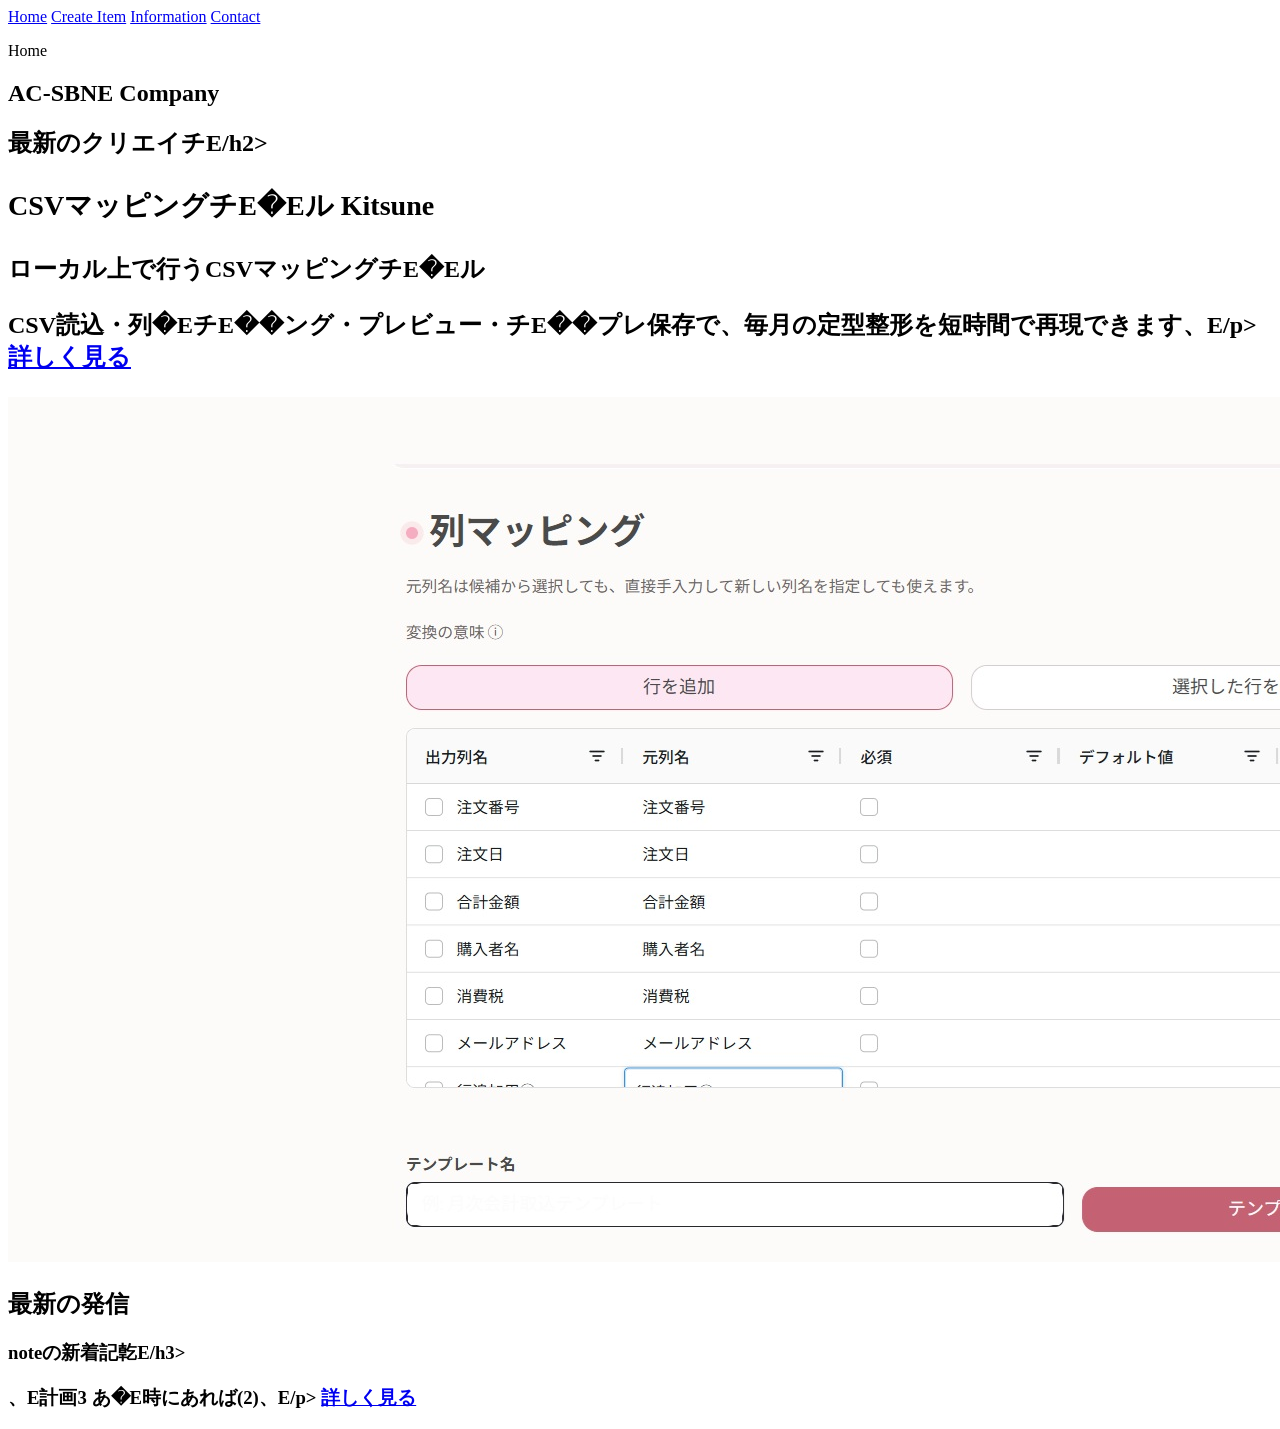
<file: index.html>
<!doctype html>
<html lang="ja">
  <head>
    <meta charset="utf-8" />
    <meta name="viewport" content="width=device-width, initial-scale=1" />
    <title>kitsune-lp | Home</title>
    <meta name="description" content="Home: 最新販売プロダクトと最新note投稿を掲載、E />
    <link rel="stylesheet" href="./styles.css" />
    <script src="./note-feed.js" defer></script>
  </head>
  <body>
    <header class="site-header">
      <div class="container nav-wrap">
        <span class="brand-placeholder" aria-hidden="true"></span>
        <nav class="site-nav" aria-label="メインナビゲーション">
          <a class="active" href="./index.html">Home</a>
          <a href="./Create%20Item/">Create Item</a>
          <a href="./Information/">Information</a>
          <a href="./Contact/">Contact</a>
        </nav>
      </div>
    </header>

    <main>
      <section class="section hero">
        <div class="container">
          <p class="eyebrow">Home</p>
          <h1>AC-SBNE Company</h1>
        </div>
      </section>

      <section class="section alt">
        <div class="container">
          <h2>最新のクリエイチE/h2>
          <div class="grid grid-3 compact-grid">
            <article class="card feature-card">
              <div class="feature-body">
                <h3>CSVマッピングチE�Eル Kitsune</h3>
                <p>ローカル上で行うCSVマッピングチE�Eル</p>
                <p class="summary">CSV読込・列�EチE��ング・プレビュー・チE��プレ保存で、毎月の定型整形を短時間で再現できます、E/p>
                <a class="btn btn-primary" href="https://ac-sbne.github.io/kitsune-lp/kitsune-newlp/" target="_blank" rel="noopener noreferrer">詳しく見る</a>
              </div>
              <img class="feature-image" src="./kitsune-newlp/images/screen-mapping.png" alt="CSVマッピングチE�Eル Kitsune のアイキャチE��" />
            </article>
          </div>
        </div>
      </section>

      <section class="section">
        <div class="container">
          <h2>最新の発信</h2>
          <div class="grid grid-3 compact-grid">
            <article class="card feature-card">
              <div class="feature-body">
                <h3>noteの新着記亁E/h3>
                <p id="home-latest-note-title">、E計画3 あ�E時にあれば(2)、E/p>
                <a id="home-latest-note-link" class="btn btn-primary" href="https://note.com/ac_sbne/n/n0c7f6ee26bd1" target="_blank" rel="noopener noreferrer">詳しく見る</a>
              </div>
              <img id="home-latest-note-image" class="feature-image" src="https://assets.st-note.com/production/uploads/images/269517258/rectangle_large_type_2_f4522e973b1eea813cc044dd5edf20a1.png?fit=bounds&quality=85&width=1280" alt="note記事�EアイキャチE��画僁E />
            </article>
          </div>
        </div>
      </section>
    </main>
  </body>
</html>
</file>
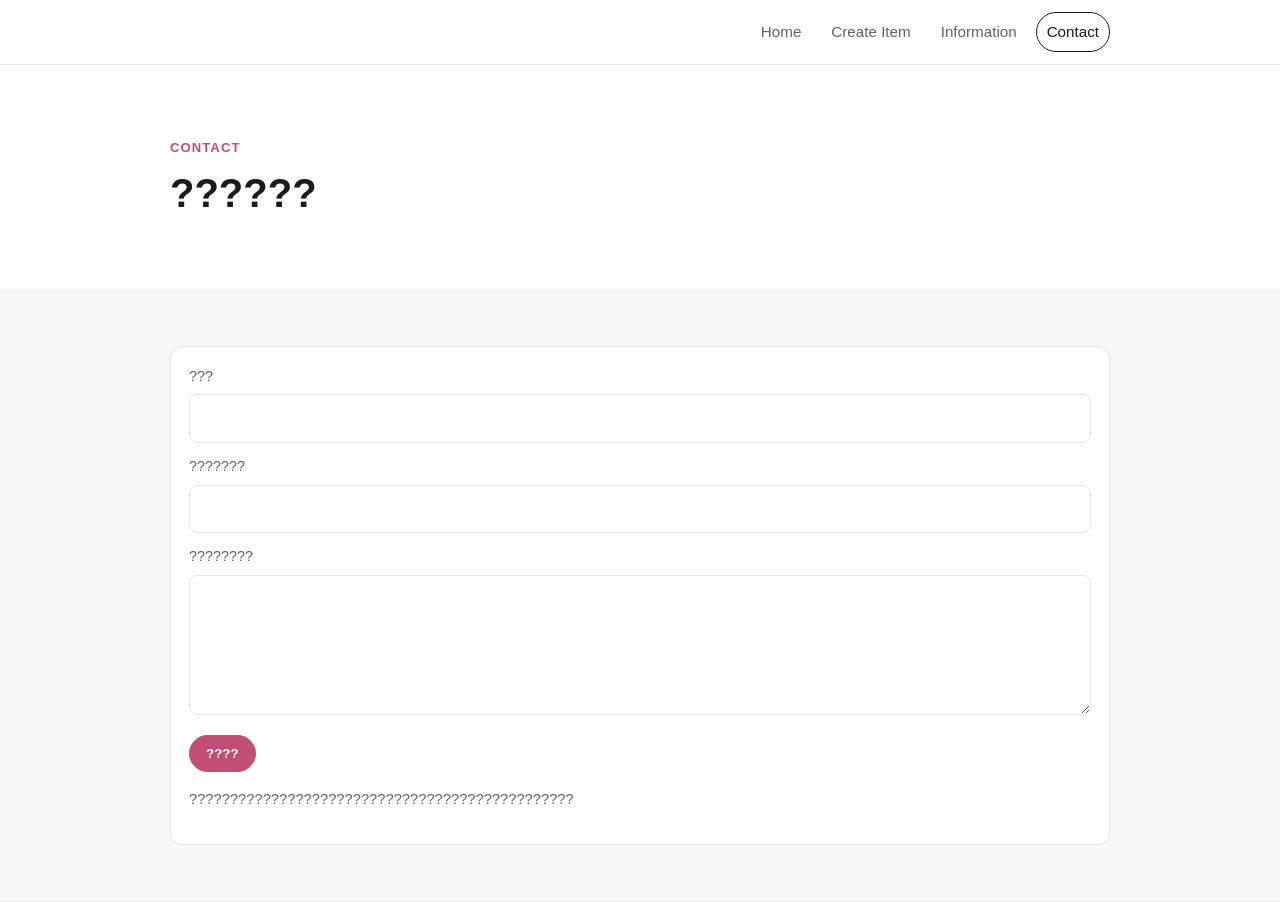
<file: Contact/index.html>
<!doctype html>
<html lang="ja">
  <head>
    <meta charset="utf-8" />
    <meta name="viewport" content="width=device-width, initial-scale=1" />
    <title>Contact</title>
    <meta name="description" content="Contact: Gmail??????????????" />
    <link rel="stylesheet" href="../styles.css" />
  </head>
  <body>
    <header class="site-header">
      <div class="container nav-wrap">
        <span class="brand-placeholder" aria-hidden="true"></span>
        <nav class="site-nav" aria-label="??????????">
          <a href="../">Home</a>
          <a href="../Create%20Item/">Create Item</a>
          <a href="../Information/">Information</a>
          <a class="active" href="./">Contact</a>
        </nav>
      </div>
    </header>

    <main>
      <section class="section hero">
        <div class="container">
          <p class="eyebrow">Contact</p>
          <h1>??????</h1>
        </div>
      </section>

      <section class="section alt">
        <div class="container">
          <div class="form-wrap">
            <form id="contact-form" action="https://formsubmit.co/acsbne.company@gmail.com" method="post">
              <input type="hidden" name="_subject" value="kitsune-lp Contact" />
              <input type="hidden" name="_captcha" value="true" />
              <input type="hidden" name="_template" value="table" />
              <label for="name">???</label>
              <input id="name" name="name" type="text" required />

              <label for="email">???????</label>
              <input id="email" name="email" type="email" required />

              <label for="message">????????</label>
              <textarea id="message" name="message" required></textarea>

              <button class="btn btn-primary" type="submit">????</button>
            </form>
            <p id="contact-status" class="note" aria-live="polite"></p>
            <p class="note">???????????????????????????????????????????????</p>
          </div>
        </div>
      </section>
    </main>
    <script>
      const contactForm = document.getElementById("contact-form");
      const statusText = document.getElementById("contact-status");
      contactForm.addEventListener("submit", async (event) => {
        event.preventDefault();
        statusText.textContent = "?????...";
        const formData = new FormData(contactForm);
        try {
          const response = await fetch("https://formsubmit.co/ajax/acsbne.company@gmail.com", {
            method: "POST",
            body: formData,
            headers: { Accept: "application/json" },
          });
          if (!response.ok) throw new Error("send_failed");
          statusText.textContent = "?????????????????????????";
          contactForm.reset();
        } catch (error) {
          statusText.textContent = "??????????????????????????";
        }
      });
    </script>
  </body>
</html>
</file>
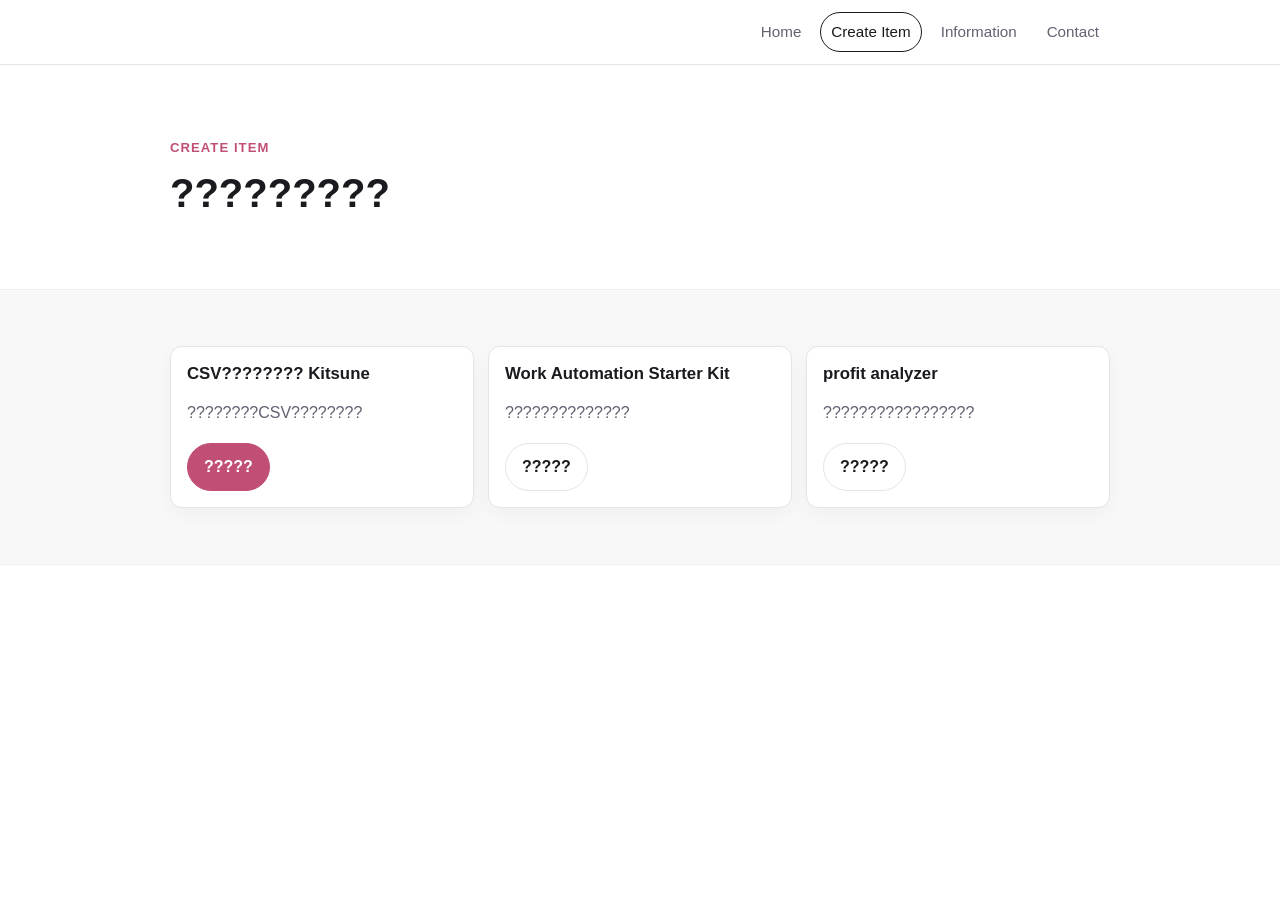
<file: Create Item/index.html>
<!doctype html>
<html lang="ja">
  <head>
    <meta charset="utf-8" />
    <meta name="viewport" content="width=device-width, initial-scale=1" />
    <title>Create Item</title>
    <meta name="description" content="Create Item: ???????LP???????" />
    <link rel="stylesheet" href="../styles.css" />
  </head>
  <body>
    <header class="site-header">
      <div class="container nav-wrap">
        <span class="brand-placeholder" aria-hidden="true"></span>
        <nav class="site-nav" aria-label="??????????">
          <a href="../">Home</a>
          <a class="active" href="./">Create Item</a>
          <a href="../Information/">Information</a>
          <a href="../Contact/">Contact</a>
        </nav>
      </div>
    </header>

    <main>
      <section class="section hero">
        <div class="container">
          <p class="eyebrow">Create Item</p>
          <h1>?????????</h1>
        </div>
      </section>

      <section class="section alt">
        <div class="container">
          <div class="grid grid-2">
            <article class="card">
              <h3>CSV???????? Kitsune</h3>
              <p>????????CSV????????</p>
              <a class="btn btn-primary" href="https://ac-sbne.github.io/kitsune-lp/kitsune-newlp/" target="_blank" rel="noopener noreferrer">?????</a>
            </article>
            <article class="card">
              <h3>Work Automation Starter Kit</h3>
              <p>??????????????</p>
              <a class="btn" href="https://note.com/ac_sbne/n/n6659baaae9b4" target="_blank" rel="noopener noreferrer">?????</a>
            </article>
            <article class="card">
              <h3>profit analyzer</h3>
              <p>?????????????????</p>
              <a class="btn" href="https://note.com/ac_sbne/n/n46e7c49b77b5" target="_blank" rel="noopener noreferrer">?????</a>
            </article>
          </div>
        </div>
      </section>
    </main>
  </body>
</html>
</file>
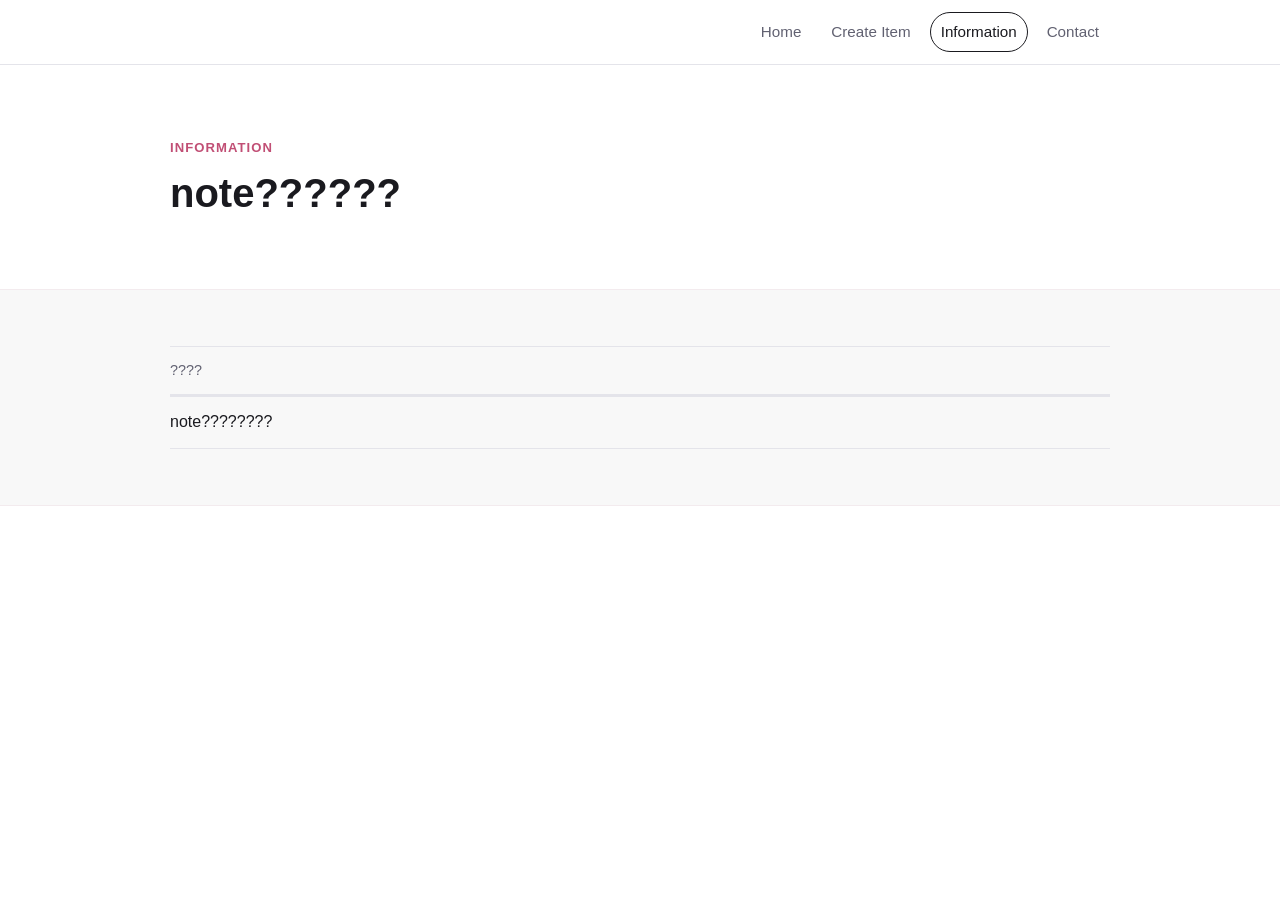
<file: Information/index.html>
<!doctype html>
<html lang="ja">
  <head>
    <meta charset="utf-8" />
    <meta name="viewport" content="width=device-width, initial-scale=1" />
    <title>Information</title>
    <meta name="description" content="Information: note????????" />
    <link rel="stylesheet" href="../styles.css" />
    <script src="../note-feed.js" defer></script>
  </head>
  <body>
    <header class="site-header">
      <div class="container nav-wrap">
        <span class="brand-placeholder" aria-hidden="true"></span>
        <nav class="site-nav" aria-label="??????????">
          <a href="../">Home</a>
          <a href="../Create%20Item/">Create Item</a>
          <a class="active" href="./">Information</a>
          <a href="../Contact/">Contact</a>
        </nav>
      </div>
    </header>

    <main>
      <section class="section hero">
        <div class="container">
          <p class="eyebrow">Information</p>
          <h1>note??????</h1>
        </div>
      </section>

      <section class="section alt">
        <div class="container">
          <ul class="list">
            <li>
              <a id="info-latest-link" href="https://note.com/ac_sbne/n/n0c7f6ee26bd1" target="_blank" rel="noopener noreferrer">
                <span id="info-latest-title">????</span>
              </a>
            </li>
          </ul>
          <ul id="info-recent-list" class="list"></ul>
          <ul class="list">
            <li>
              <a href="https://note.com/ac_sbne" target="_blank" rel="noopener noreferrer">note????????</a>
            </li>
          </ul>
        </div>
      </section>
    </main>
  </body>
</html>
</file>
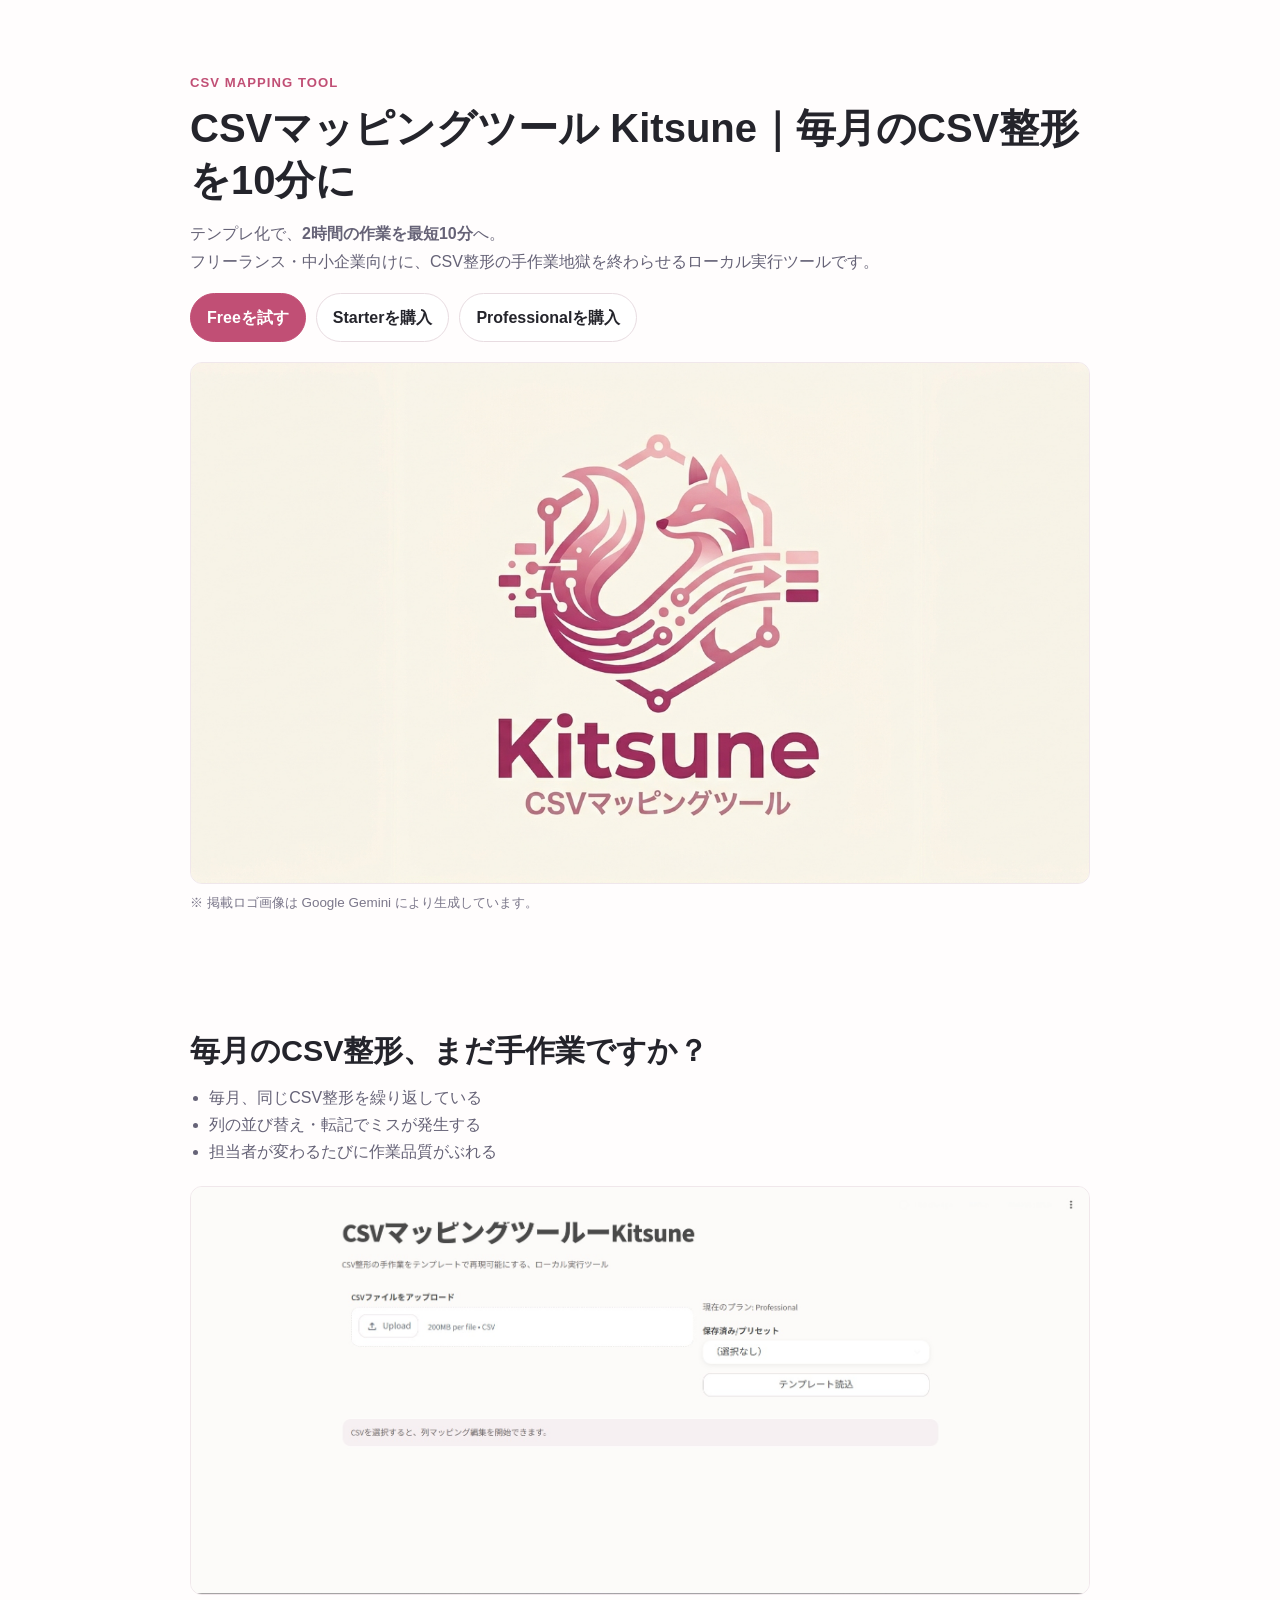
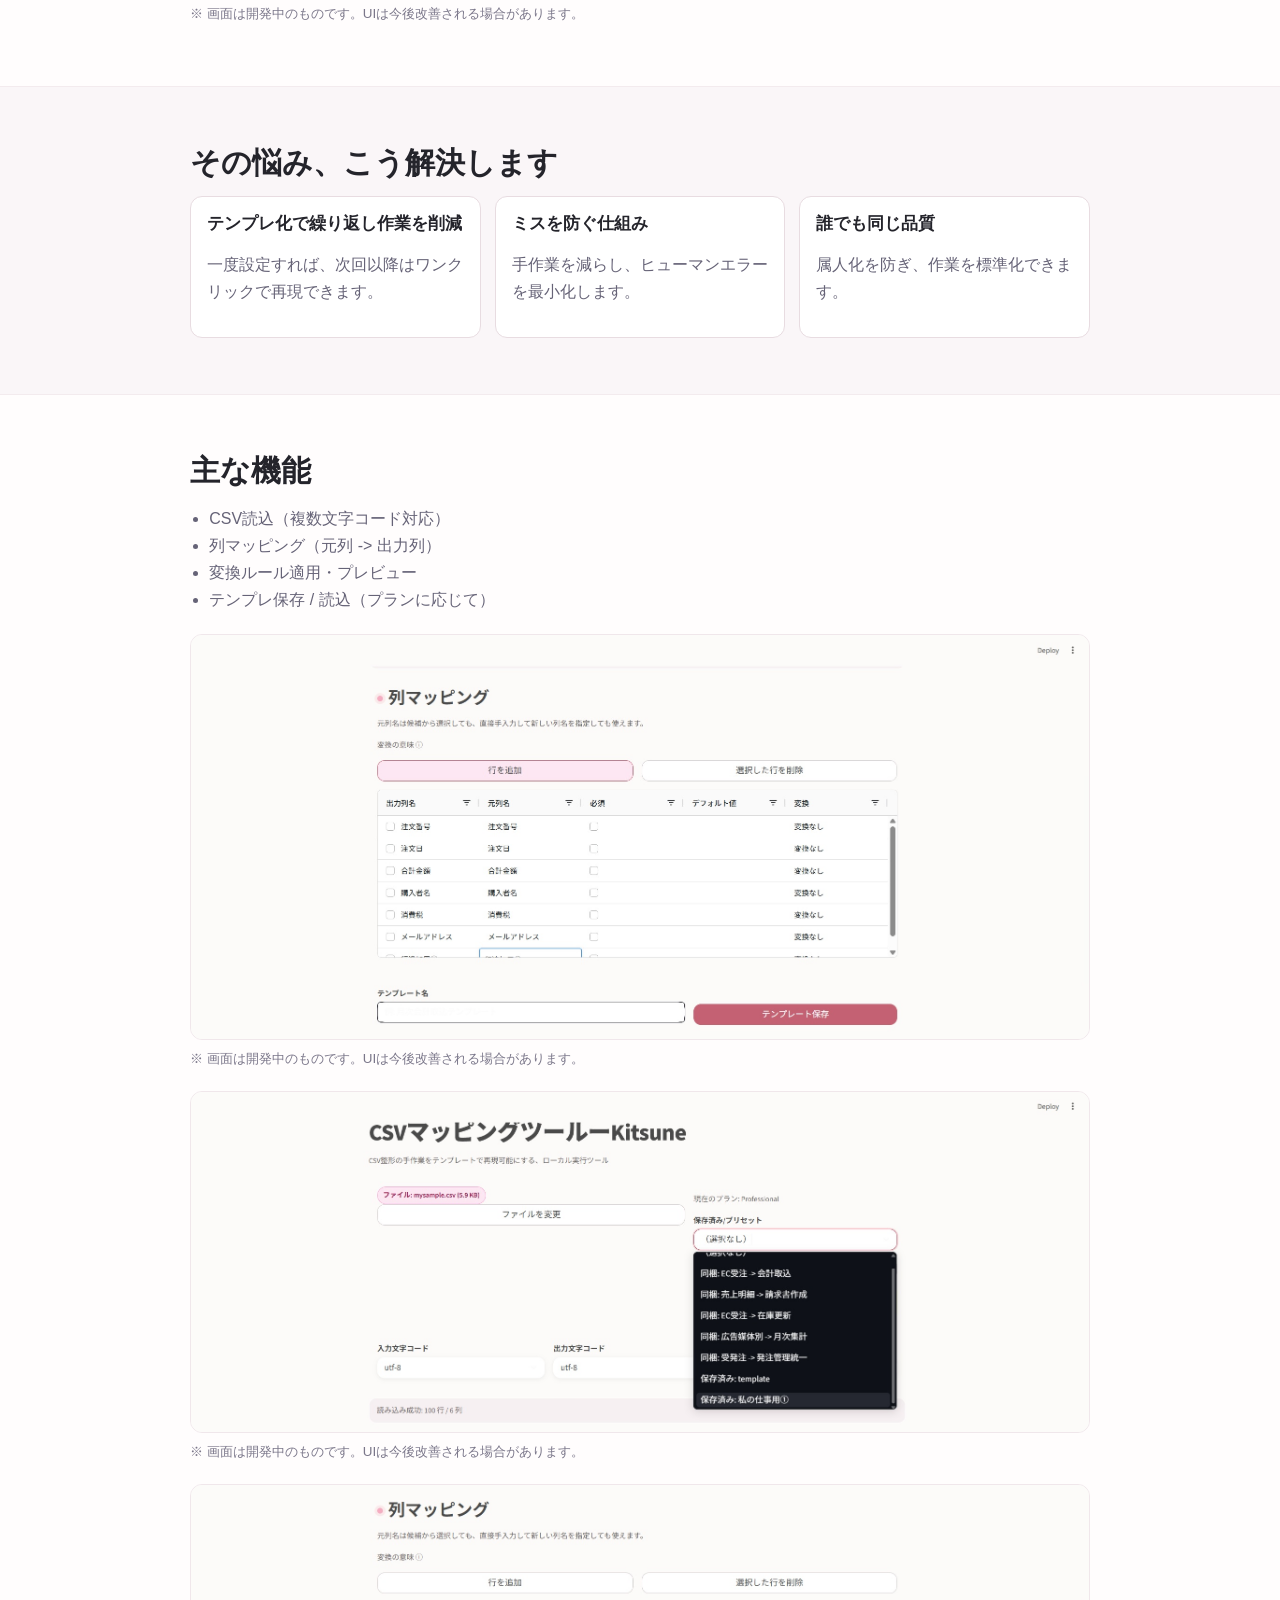
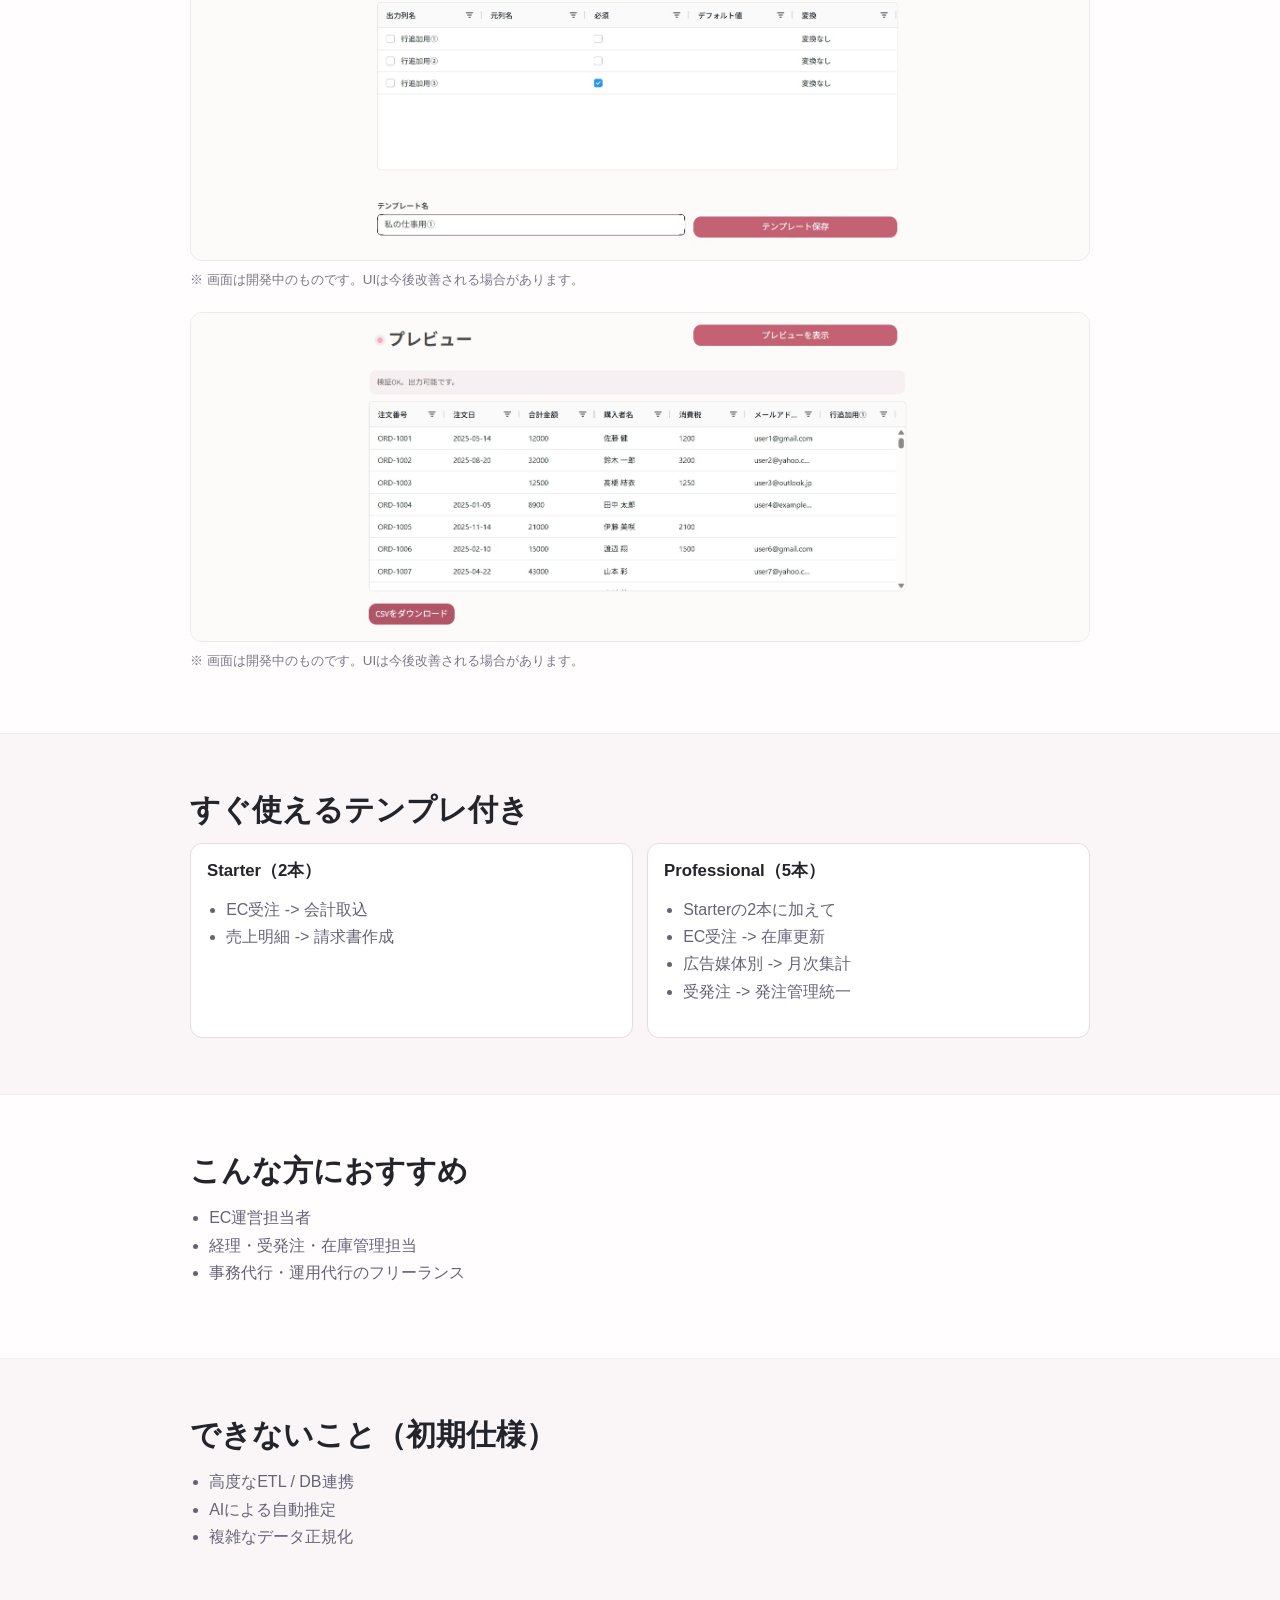
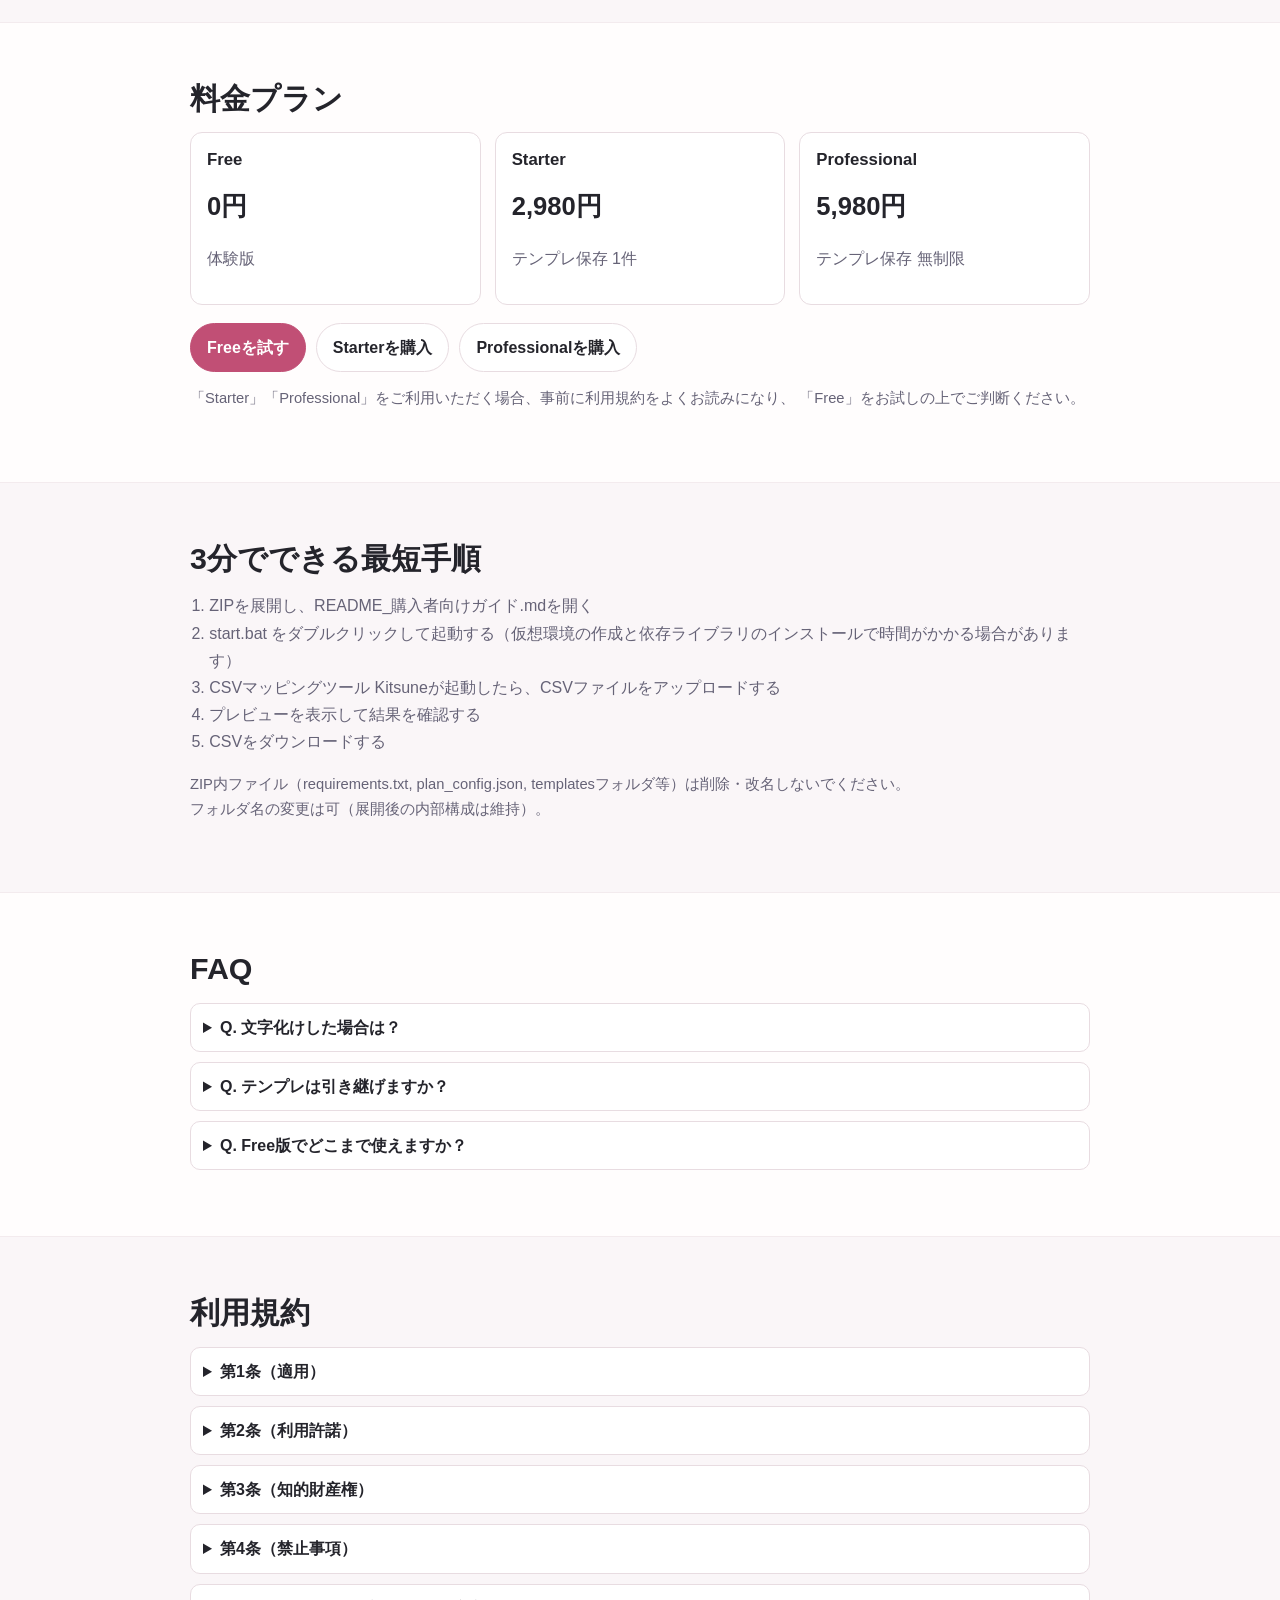
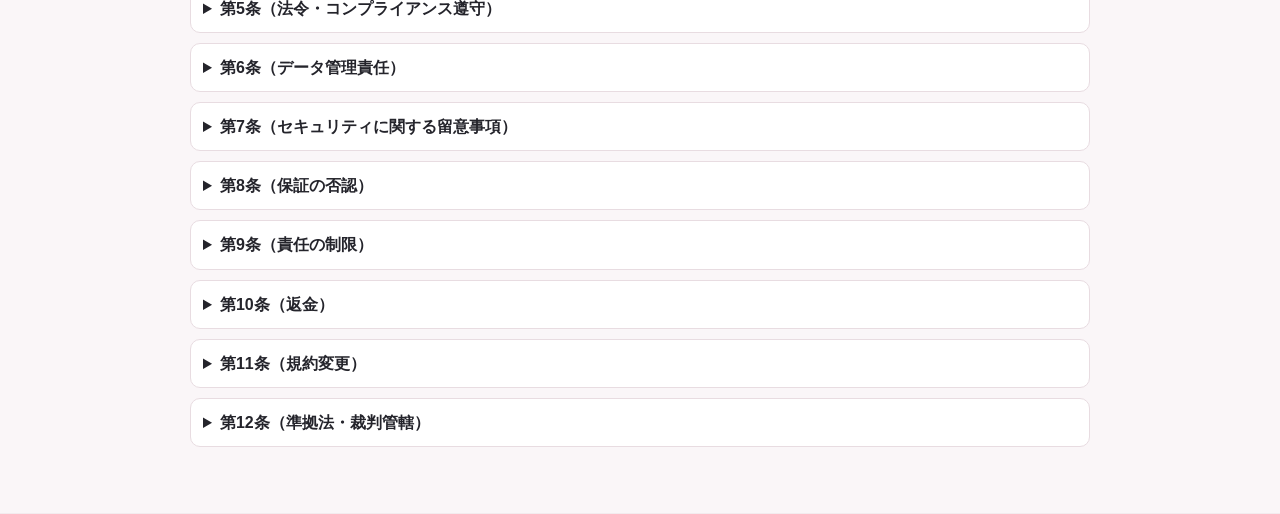
<file: kitsune-newlp/index.html>
<!doctype html>
<html lang="ja">
  <head>
    <meta charset="utf-8" />
    <meta name="viewport" content="width=device-width, initial-scale=1" />
    <title>CSVマッピングツール Kitsune｜毎月のCSV整形を10分に</title>
    <meta
      name="description"
      content="CSV整形の手作業地獄を終わらせるローカル実行ツール。テンプレ化で、2時間の作業を最短10分へ。"
    />
    <link rel="stylesheet" href="./styles.css" />
  </head>
  <body>
    <header class="hero section">
      <div class="container">
        <p class="eyebrow">CSV Mapping Tool</p>
        <h1>CSVマッピングツール Kitsune｜毎月のCSV整形を10分に</h1>
        <p class="lead">
          テンプレ化で、<strong>2時間の作業を最短10分</strong>へ。<br />
          フリーランス・中小企業向けに、CSV整形の手作業地獄を終わらせるローカル実行ツールです。
        </p>
        <div class="cta-group">
          <a
            class="btn btn-primary"
            href="https://note.com/ac_sbne/n/n0c7f6ee26bd1"
            target="_blank"
            rel="noopener noreferrer"
            >Freeを試す</a
          >
          <a
            class="btn"
            href="https://acsbnec.base.shop/items/142418197"
            target="_blank"
            rel="noopener noreferrer"
            >Starterを購入</a
          >
          <a
            class="btn"
            href="https://acsbnec.base.shop/items/142418751"
            target="_blank"
            rel="noopener noreferrer"
            >Professionalを購入</a
          >
        </div>
        <figure>
          <img src="./images/logo-kitsune.png" alt="Kitsuneロゴ" />
          <figcaption>※ 掲載ロゴ画像は Google Gemini により生成しています。</figcaption>
        </figure>
      </div>
    </header>

    <main>
      <section class="section">
        <div class="container">
          <h2>毎月のCSV整形、まだ手作業ですか？</h2>
          <ul>
            <li>毎月、同じCSV整形を繰り返している</li>
            <li>列の並び替え・転記でミスが発生する</li>
            <li>担当者が変わるたびに作業品質がぶれる</li>
          </ul>
          <figure>
            <img src="./images/screen-upload.png" alt="CSVアップロード画面" />
            <figcaption>※ 画面は開発中のものです。UIは今後改善される場合があります。</figcaption>
          </figure>
        </div>
      </section>

      <section class="section alt">
        <div class="container">
          <h2>その悩み、こう解決します</h2>
          <div class="grid grid-3">
            <article class="card">
              <h3>テンプレ化で繰り返し作業を削減</h3>
              <p>一度設定すれば、次回以降はワンクリックで再現できます。</p>
            </article>
            <article class="card">
              <h3>ミスを防ぐ仕組み</h3>
              <p>手作業を減らし、ヒューマンエラーを最小化します。</p>
            </article>
            <article class="card">
              <h3>誰でも同じ品質</h3>
              <p>属人化を防ぎ、作業を標準化できます。</p>
            </article>
          </div>
        </div>
      </section>

      <section class="section">
        <div class="container">
          <h2>主な機能</h2>
          <ul>
            <li>CSV読込（複数文字コード対応）</li>
            <li>列マッピング（元列 -&gt; 出力列）</li>
            <li>変換ルール適用・プレビュー</li>
            <li>テンプレ保存 / 読込（プランに応じて）</li>
          </ul>

          <figure>
            <img src="./images/screen-mapping.png" alt="列マッピング画面" />
            <figcaption>※ 画面は開発中のものです。UIは今後改善される場合があります。</figcaption>
          </figure>

          <figure>
            <img src="./images/screen-template-save.png" alt="テンプレート保存画面" />
            <figcaption>※ 画面は開発中のものです。UIは今後改善される場合があります。</figcaption>
          </figure>

          <figure>
            <img src="./images/screen-preset-load.png" alt="プリセット読込画面" />
            <figcaption>※ 画面は開発中のものです。UIは今後改善される場合があります。</figcaption>
          </figure>

          <figure>
            <img src="./images/screen-preview-export.png" alt="プレビューとCSV出力画面" />
            <figcaption>※ 画面は開発中のものです。UIは今後改善される場合があります。</figcaption>
          </figure>
        </div>
      </section>

      <section class="section alt">
        <div class="container">
          <h2>すぐ使えるテンプレ付き</h2>
          <div class="grid grid-2">
            <article class="card">
              <h3>Starter（2本）</h3>
              <ul>
                <li>EC受注 -&gt; 会計取込</li>
                <li>売上明細 -&gt; 請求書作成</li>
              </ul>
            </article>
            <article class="card">
              <h3>Professional（5本）</h3>
              <ul>
                <li>Starterの2本に加えて</li>
                <li>EC受注 -&gt; 在庫更新</li>
                <li>広告媒体別 -&gt; 月次集計</li>
                <li>受発注 -&gt; 発注管理統一</li>
              </ul>
            </article>
          </div>
        </div>
      </section>

      <section class="section">
        <div class="container">
          <h2>こんな方におすすめ</h2>
          <ul>
            <li>EC運営担当者</li>
            <li>経理・受発注・在庫管理担当</li>
            <li>事務代行・運用代行のフリーランス</li>
          </ul>
        </div>
      </section>

      <section class="section alt">
        <div class="container">
          <h2>できないこと（初期仕様）</h2>
          <ul>
            <li>高度なETL / DB連携</li>
            <li>AIによる自動推定</li>
            <li>複雑なデータ正規化</li>
          </ul>
        </div>
      </section>

      <section class="section">
        <div class="container">
          <h2>料金プラン</h2>
          <div class="grid grid-3">
            <article class="card">
              <h3>Free</h3>
              <p class="price">0円</p>
              <p>体験版</p>
            </article>
            <article class="card">
              <h3>Starter</h3>
              <p class="price">2,980円</p>
              <p>テンプレ保存 1件</p>
            </article>
            <article class="card">
              <h3>Professional</h3>
              <p class="price">5,980円</p>
              <p>テンプレ保存 無制限</p>
            </article>
          </div>
          <div class="cta-group cta-bottom">
            <a
              class="btn btn-primary"
              href="https://note.com/ac_sbne/n/n0c7f6ee26bd1"
              target="_blank"
              rel="noopener noreferrer"
              >Freeを試す</a
            >
            <a
              class="btn"
              href="https://acsbnec.base.shop/items/142418197"
              target="_blank"
              rel="noopener noreferrer"
              >Starterを購入</a
            >
            <a
              class="btn"
              href="https://acsbnec.base.shop/items/142418751"
              target="_blank"
              rel="noopener noreferrer"
              >Professionalを購入</a
            >
          </div>
          <p class="note">
            「Starter」「Professional」をご利用いただく場合、事前に利用規約をよくお読みになり、
            「Free」をお試しの上でご判断ください。
          </p>
        </div>
      </section>

      <section class="section alt">
        <div class="container">
          <h2>3分でできる最短手順</h2>
          <ol>
            <li>ZIPを展開し、README_購入者向けガイド.mdを開く</li>
            <li>
              start.bat をダブルクリックして起動する（仮想環境の作成と依存ライブラリのインストールで時間がかかる場合があります）
            </li>
            <li>CSVマッピングツール Kitsuneが起動したら、CSVファイルをアップロードする</li>
            <li>プレビューを表示して結果を確認する</li>
            <li>CSVをダウンロードする</li>
          </ol>
          <p class="note">
            ZIP内ファイル（requirements.txt, plan_config.json, templatesフォルダ等）は削除・改名しないでください。<br />
            フォルダ名の変更は可（展開後の内部構成は維持）。
          </p>
        </div>
      </section>

      <section class="section">
        <div class="container">
          <h2>FAQ</h2>
          <details>
            <summary>Q. 文字化けした場合は？</summary>
            <p>A. 入力文字コードを utf-8 / cp932 で切り替えてください。</p>
          </details>
          <details>
            <summary>Q. テンプレは引き継げますか？</summary>
            <p>A. 同一環境内で保持可能です。</p>
          </details>
          <details>
            <summary>Q. Free版でどこまで使えますか？</summary>
            <p>A. 基本操作の体験と出力確認が可能です。</p>
          </details>
        </div>
      </section>

      <section class="section alt">
        <div class="container">
          <h2>利用規約</h2>
          <details>
            <summary>第1条（適用）</summary>
            <p>
              本規約は、CSVマッピングツール Kitsune（以下「本製品」）の利用条件を定めるものです。購入者または利用者（以下「利用者」）は、本規約に同意のうえ本製品を利用するものとします。
            </p>
          </details>
          <details>
            <summary>第2条（利用許諾）</summary>
            <p>
              販売者は、利用者に対し、本規約に従うことを条件として、本製品を日本国内において非独占的・譲渡不可で利用する権利を許諾します。利用者は、自己または自己の所属組織内業務目的に限り本製品を利用できます。
            </p>
          </details>
          <details>
            <summary>第3条（知的財産権）</summary>
            <p>
              本製品に関する著作権、商標権、ノウハウその他一切の知的財産権は、販売者または正当な権利者に帰属します。本規約により、知的財産権の譲渡は一切行われません。
            </p>
          </details>
          <details>
            <summary>第4条（禁止事項）</summary>
            <ul>
              <li>本製品の再配布、再販売、貸与、公衆送信、共有リンク等による第三者提供</li>
              <li>リバースエンジニアリング、逆コンパイル、逆アセンブル等（法令上明示的に許容される場合を除く）</li>
              <li>本製品の改変物を本製品として頒布・販売する行為</li>
              <li>法令、公序良俗、業界ガイドラインに反する目的での利用</li>
              <li>第三者の権利・利益を侵害する利用</li>
            </ul>
          </details>
          <details>
            <summary>第5条（法令・コンプライアンス遵守）</summary>
            <p>
              利用者は、本製品の利用にあたり、日本国内の関係法令（個人情報保護法、著作権法、不正競争防止法、下請法、業法等を含むがこれらに限られない）および自社内規程を遵守するものとします。入力データに含まれる個人情報・機微情報の取扱いについて、利用者自身の責任で適法性を確保するものとします。
            </p>
          </details>
          <details>
            <summary>第6条（データ管理責任）</summary>
            <p>
              本製品への入力データ、出力データ、テンプレート設定の管理責任は利用者にあります。必要に応じてバックアップ、アクセス制御、端末保護、保存先管理等の安全管理措置を講じるものとします。
            </p>
          </details>
          <details>
            <summary>第7条（セキュリティに関する留意事項）</summary>
            <p>
              本製品はローカル実行を前提としますが、利用環境起因の情報漏えい・改ざん・消失リスクを完全に排除するものではありません。販売者は合理的な範囲で品質向上に努めますが、利用者環境起因の事故について保証しません。
            </p>
          </details>
          <details>
            <summary>第8条（保証の否認）</summary>
            <p>
              本製品は「現状有姿」で提供され、特定目的適合性、完全性、正確性、継続性、無停止性、無瑕疵性を含む明示または黙示の保証を行いません。利用者は、出力結果を業務利用前に自己責任で検証するものとします。
            </p>
          </details>
          <details>
            <summary>第9条（責任の制限）</summary>
            <p>
              販売者は、故意または重過失による場合を除き、本製品の利用または利用不能に関連して生じた間接損害、特別損害、逸失利益、データ消失損害等について責任を負いません。責任を負う場合でも、法令上許容される範囲で責任総額は当該利用者が支払った本製品代金相当額を上限とします。
            </p>
          </details>
          <details>
            <summary>第10条（返金）</summary>
            <p>本製品について返金は行いません。購入前に動作環境・要件をご確認ください。</p>
          </details>
          <details>
            <summary>第11条（規約変更）</summary>
            <p>販売者は、必要に応じて本規約を変更できるものとします。重要な変更は販売ページまたは配布ドキュメント等で周知します。</p>
          </details>
          <details>
            <summary>第12条（準拠法・裁判管轄）</summary>
            <p>
              本規約は日本法に準拠し、日本法に従って解釈されます。本規約または本製品に関して紛争が生じた場合、販売者所在地を管轄する地方裁判所または簡易裁判所を第一審の専属的合意管轄裁判所とします。
            </p>
          </details>
        </div>
      </section>
    </main>
  </body>
</html>
</file>
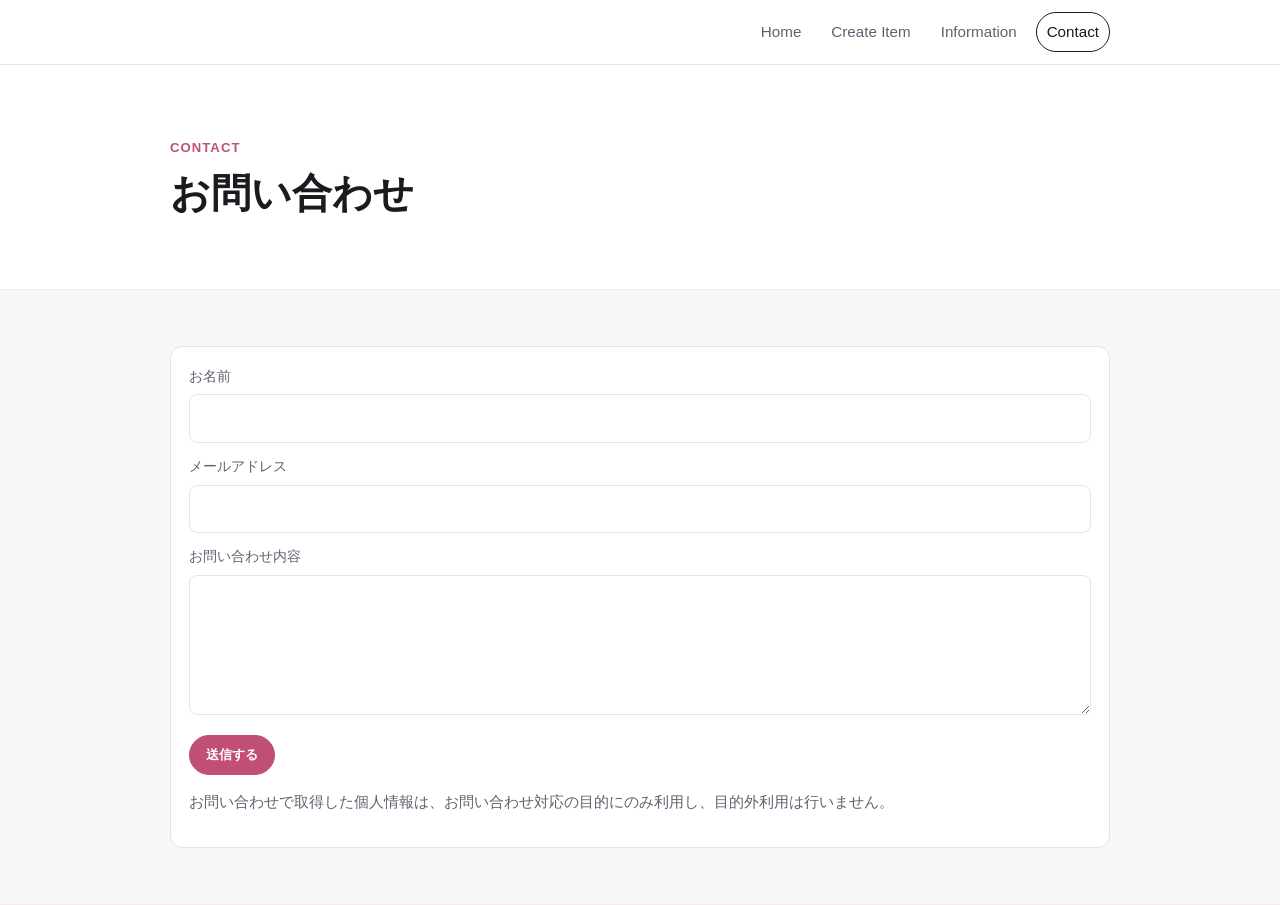
<file: contact.html>
<!doctype html>
<html lang="ja">
  <head>
    <meta charset="utf-8" />
    <meta name="viewport" content="width=device-width, initial-scale=1" />
    <title>kitsune-lp | Contact</title>
    <meta name="description" content="Contact: Gmail宛のお問い合わせ導線ページ。" />
    <link rel="stylesheet" href="./styles.css" />
  </head>
  <body>
    <header class="site-header">
      <div class="container nav-wrap">
        <span class="brand-placeholder" aria-hidden="true"></span>
        <nav class="site-nav" aria-label="メインナビゲーション">
          <a href="./index.html">Home</a>
          <a href="./create-item.html">Create Item</a>
          <a href="./information.html">Information</a>
          <a class="active" href="./contact.html">Contact</a>
        </nav>
      </div>
    </header>

    <main>
      <section class="section hero">
        <div class="container">
          <p class="eyebrow">Contact</p>
          <h1>お問い合わせ</h1>
        </div>
      </section>

      <section class="section alt">
        <div class="container">
          <div class="form-wrap">
            <form id="contact-form" action="https://formsubmit.co/acsbne.company@gmail.com" method="post">
              <input type="hidden" name="_subject" value="kitsune-lp Contact" />
              <input type="hidden" name="_captcha" value="true" />
              <input type="hidden" name="_template" value="table" />
              <label for="name">お名前</label>
              <input id="name" name="name" type="text" required />

              <label for="email">メールアドレス</label>
              <input id="email" name="email" type="email" required />

              <label for="message">お問い合わせ内容</label>
              <textarea id="message" name="message" required></textarea>

              <button class="btn btn-primary" type="submit">送信する</button>
            </form>
            <p id="contact-status" class="note" aria-live="polite"></p>
            <p class="note">
              お問い合わせで取得した個人情報は、お問い合わせ対応の目的にのみ利用し、目的外利用は行いません。
            </p>
          </div>
        </div>
      </section>
    </main>
    <script>
      const contactForm = document.getElementById("contact-form");
      const statusText = document.getElementById("contact-status");

      contactForm.addEventListener("submit", async (event) => {
        event.preventDefault();
        statusText.textContent = "送信中です...";

        const formData = new FormData(contactForm);
        try {
          const response = await fetch("https://formsubmit.co/ajax/acsbne.company@gmail.com", {
            method: "POST",
            body: formData,
            headers: { Accept: "application/json" },
          });

          if (!response.ok) {
            throw new Error("send_failed");
          }

          statusText.textContent = "送信が完了しました。内容を確認して返信いたします。";
          contactForm.reset();
        } catch (error) {
          statusText.textContent = "送信に失敗しました。時間をおいて再度お試しください。";
        }
      });
    </script>
  </body>
</html>
</file>
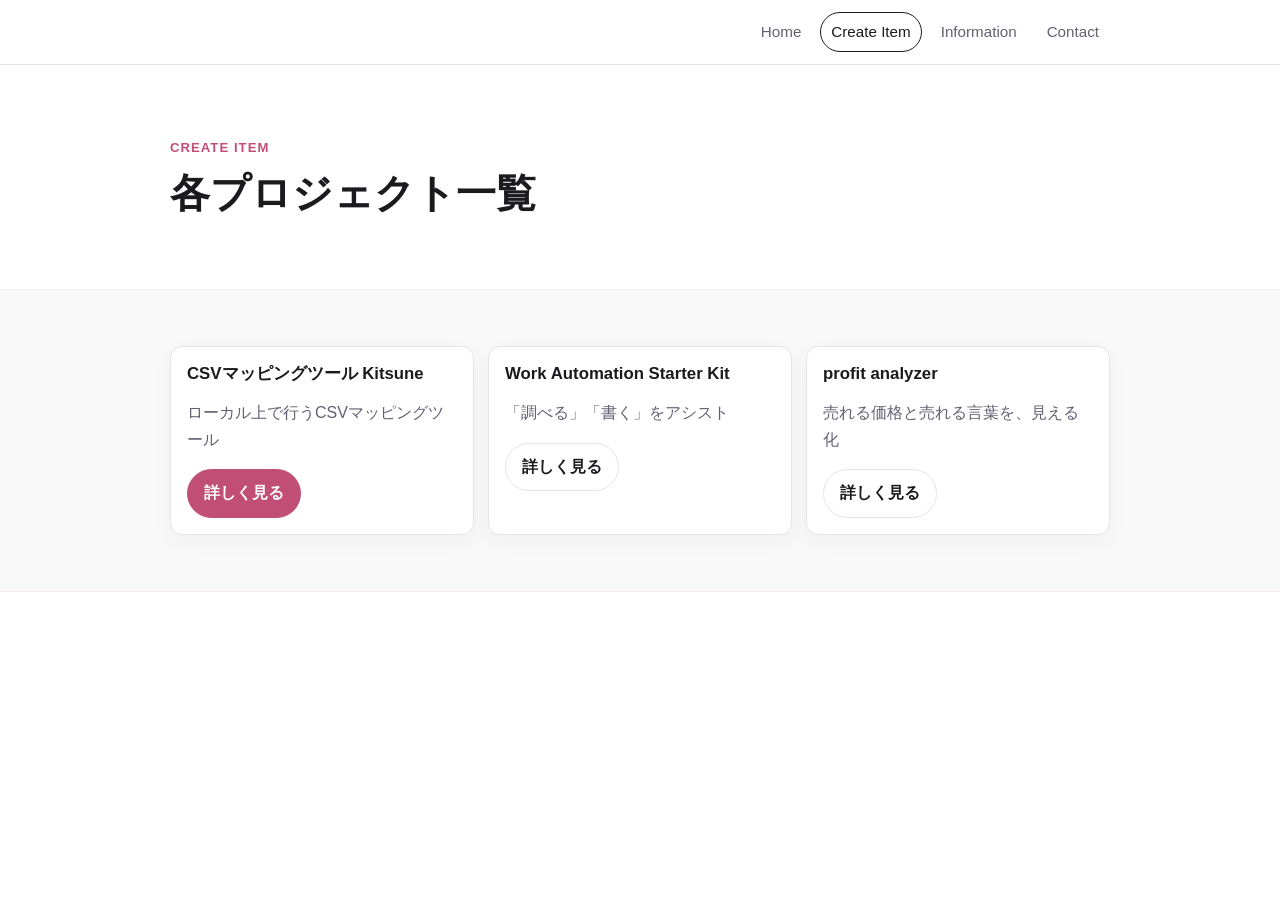
<file: create-item.html>
<!doctype html>
<html lang="ja">
  <head>
    <meta charset="utf-8" />
    <meta name="viewport" content="width=device-width, initial-scale=1" />
    <title>kitsune-lp | Create Item</title>
    <meta name="description" content="Create Item: 各プロジェクトLPの一覧ページ。" />
    <link rel="stylesheet" href="./styles.css" />
  </head>
  <body>
    <header class="site-header">
      <div class="container nav-wrap">
        <span class="brand-placeholder" aria-hidden="true"></span>
        <nav class="site-nav" aria-label="メインナビゲーション">
          <a href="./index.html">Home</a>
          <a class="active" href="./create-item.html">Create Item</a>
          <a href="./information.html">Information</a>
          <a href="./contact.html">Contact</a>
        </nav>
      </div>
    </header>

    <main>
      <section class="section hero">
        <div class="container">
          <p class="eyebrow">Create Item</p>
          <h1>各プロジェクト一覧</h1>
        </div>
      </section>

      <section class="section alt">
        <div class="container">
          <div class="grid grid-2">
            <article class="card">
              <h3>CSVマッピングツール Kitsune</h3>
              <p>ローカル上で行うCSVマッピングツール</p>
              <a class="btn btn-primary" href="https://ac-sbne.github.io/kitsune-lp/kitsune-newlp/" target="_blank" rel="noopener noreferrer">詳しく見る</a>
            </article>
            <article class="card">
              <h3>Work Automation Starter Kit</h3>
              <p>「調べる」「書く」をアシスト</p>
              <a class="btn" href="https://note.com/ac_sbne/n/n6659baaae9b4" target="_blank" rel="noopener noreferrer">詳しく見る</a>
            </article>
            <article class="card">
              <h3>profit analyzer</h3>
              <p>売れる価格と売れる言葉を、見える化</p>
              <a class="btn" href="https://note.com/ac_sbne/n/n46e7c49b77b5" target="_blank" rel="noopener noreferrer">詳しく見る</a>
            </article>
          </div>
        </div>
      </section>
    </main>
  </body>
</html>
</file>
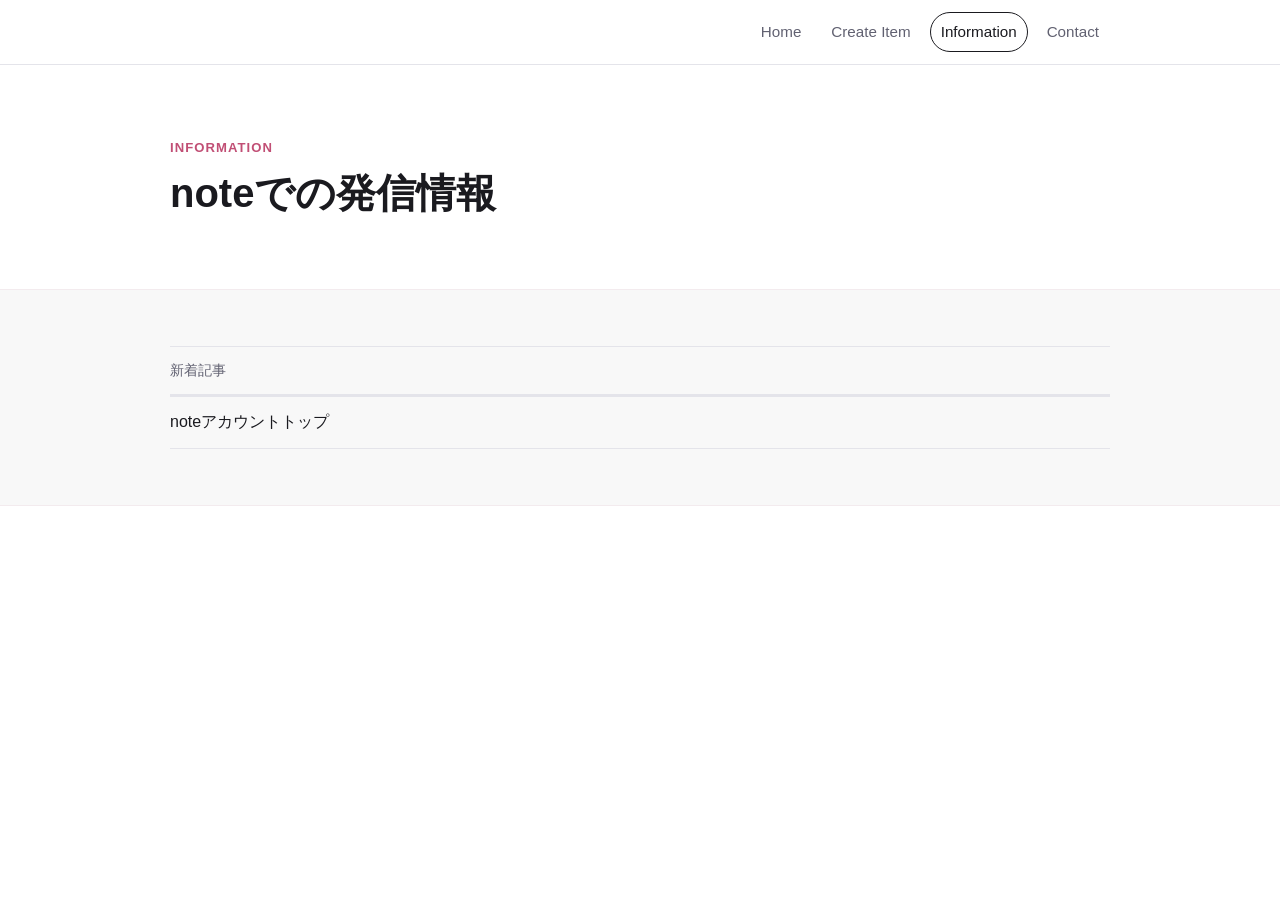
<file: information.html>
<!doctype html>
<html lang="ja">
  <head>
    <meta charset="utf-8" />
    <meta name="viewport" content="width=device-width, initial-scale=1" />
    <title>kitsune-lp | Information</title>
    <meta name="description" content="Information: note投稿一覧ページ。" />
    <link rel="stylesheet" href="./styles.css" />
    <script src="./note-feed.js" defer></script>
  </head>
  <body>
    <header class="site-header">
      <div class="container nav-wrap">
        <span class="brand-placeholder" aria-hidden="true"></span>
        <nav class="site-nav" aria-label="メインナビゲーション">
          <a href="./index.html">Home</a>
          <a href="./create-item.html">Create Item</a>
          <a class="active" href="./information.html">Information</a>
          <a href="./contact.html">Contact</a>
        </nav>
      </div>
    </header>

    <main>
      <section class="section hero">
        <div class="container">
          <p class="eyebrow">Information</p>
          <h1>noteでの発信情報</h1>
        </div>
      </section>

      <section class="section alt">
        <div class="container">
          <ul class="list">
            <li>
              <a id="info-latest-link" href="https://note.com/ac_sbne/n/n0c7f6ee26bd1" target="_blank" rel="noopener noreferrer">
                <span id="info-latest-title">新着記事</span>
              </a>
            </li>
          </ul>
          <ul id="info-recent-list" class="list"></ul>
          <ul class="list">
            <li>
              <a href="https://note.com/ac_sbne" target="_blank" rel="noopener noreferrer">
                noteアカウントトップ
              </a>
            </li>
          </ul>
        </div>
      </section>
    </main>
  </body>
</html>
</file>
<file: styles.css>
:root {
  --bg: #ffffff;
  --bg-alt: #f8f8f8;
  --text: #1a1a1f;
  --muted: #616171;
  --primary: #c14f75;
  --primary-dark: #a23f62;
  --border: #e4e4ea;
  --max: 980px;
}

* {
  box-sizing: border-box;
}

body {
  margin: 0;
  font-family: -apple-system, BlinkMacSystemFont, "Segoe UI", "Hiragino Kaku Gothic ProN",
    "Yu Gothic UI", "Yu Gothic", sans-serif;
  line-height: 1.65;
  color: var(--text);
  background: var(--bg);
}

.container {
  width: min(100%, var(--max));
  margin: 0 auto;
  padding: 0 20px;
}

.site-header {
  position: sticky;
  top: 0;
  z-index: 100;
  border-bottom: 1px solid var(--border);
  background: rgba(255, 255, 255, 0.96);
  backdrop-filter: blur(6px);
}

.nav-wrap {
  min-height: 64px;
  display: flex;
  align-items: center;
  justify-content: space-between;
  gap: 12px;
}

.brand {
  text-decoration: none;
  color: var(--text);
  font-weight: 700;
}

.site-nav {
  display: flex;
  flex-wrap: wrap;
  gap: 8px;
}

.site-nav a {
  text-decoration: none;
  color: var(--muted);
  border: 1px solid transparent;
  border-radius: 999px;
  padding: 6px 10px;
  font-size: 0.95rem;
}

.site-nav a:hover {
  border-color: #d8d8e0;
  color: var(--text);
}

.site-nav a.active {
  border-color: var(--text);
  color: var(--text);
}

.section {
  padding: 56px 0;
}

.section.alt {
  background: var(--bg-alt);
  border-top: 1px solid #f3ebee;
  border-bottom: 1px solid #f3ebee;
}

.hero {
  padding-top: 72px;
}

.eyebrow {
  margin: 0 0 8px;
  font-size: 0.82rem;
  letter-spacing: 0.08em;
  text-transform: uppercase;
  color: var(--primary);
  font-weight: 700;
}

h1,
h2,
h3 {
  line-height: 1.3;
  margin: 0 0 14px;
}

h1 {
  font-size: clamp(1.8rem, 4vw, 2.5rem);
}

h2 {
  font-size: clamp(1.35rem, 2.7vw, 1.9rem);
}

h3 {
  font-size: 1.05rem;
}

.lead {
  margin: 0;
  color: var(--muted);
}

p,
li {
  color: var(--muted);
}

.lead {
  font-size: 1.03rem;
}

ul,
ol {
  margin-top: 8px;
  padding-left: 1.2rem;
}

.grid {
  display: grid;
  gap: 14px;
}

.grid-2 {
  grid-template-columns: repeat(auto-fit, minmax(250px, 1fr));
}

.grid-3 {
  grid-template-columns: repeat(auto-fit, minmax(210px, 1fr));
}

.card {
  border: 1px solid var(--border);
  background: #fff;
  border-radius: 12px;
  padding: 16px;
  box-shadow: 0 6px 20px rgba(13, 14, 26, 0.04);
}

.feature-card {
  display: flex;
  gap: 16px;
  align-items: center;
  justify-content: space-between;
}

.feature-body {
  flex: 1;
  min-width: 260px;
}

.feature-image {
  width: min(40%, 320px);
  aspect-ratio: 16 / 9;
  object-fit: cover;
  border-radius: 10px;
}

.summary {
  margin-bottom: 14px;
  font-size: 0.93rem;
}

.brand-placeholder {
  width: 76px;
  height: 1px;
}

.compact-grid {
  max-width: 860px;
}

.price {
  margin: 0 0 4px;
  font-size: 1.6rem;
  color: var(--text);
  font-weight: 800;
}

.cta-group {
  display: flex;
  flex-wrap: wrap;
  gap: 10px;
  margin: 18px 0 14px;
}

.btn {
  display: inline-block;
  padding: 10px 16px;
  border-radius: 999px;
  text-decoration: none;
  border: 1px solid var(--border);
  color: var(--text);
  background: #fff;
  font-weight: 600;
}

.btn:hover {
  border-color: #d7c4cc;
}

.btn-primary {
  background: var(--primary);
  border-color: var(--primary);
  color: #fff;
}

.btn-primary:hover {
  background: var(--primary-dark);
  border-color: var(--primary-dark);
}

.cta-bottom {
  margin-top: 18px;
}

.meta {
  margin: 0 0 8px;
  color: var(--muted);
  font-size: 0.88rem;
}

.list {
  list-style: none;
  margin: 0;
  padding-left: 0;
  border-top: 1px solid var(--border);
}

.list li {
  border-bottom: 1px solid var(--border);
}

.list a {
  display: block;
  text-decoration: none;
  color: var(--text);
  padding: 12px 0;
}

.list a span {
  display: block;
  color: var(--muted);
  font-size: 0.9rem;
}

.form-wrap {
  border: 1px solid var(--border);
  border-radius: 12px;
  background: #fff;
  padding: 18px;
}

label {
  display: block;
  margin: 0 0 6px;
  color: var(--muted);
  font-size: 0.9rem;
}

input,
textarea {
  width: 100%;
  border: 1px solid var(--border);
  border-radius: 8px;
  padding: 10px 12px;
  margin-bottom: 12px;
  font: inherit;
}

textarea {
  min-height: 140px;
  resize: vertical;
}

figure {
  margin: 20px 0 4px;
}

img {
  width: 100%;
  border-radius: 12px;
  border: 1px solid #f0e7eb;
  display: block;
}

figcaption {
  margin-top: 8px;
  font-size: 0.84rem;
  color: #7b778a;
}

.note {
  margin-top: 12px;
  font-size: 0.92rem;
}

details {
  border: 1px solid var(--border);
  border-radius: 10px;
  padding: 10px 12px;
  margin: 10px 0;
  background: #fff;
}

summary {
  cursor: pointer;
  font-weight: 600;
  color: var(--text);
}

details p,
details ul {
  margin: 10px 0 4px;
}

@media (max-width: 640px) {
  .section {
    padding: 46px 0;
  }

  .nav-wrap {
    flex-direction: column;
    justify-content: center;
    padding: 10px 0;
  }

  .feature-card {
    flex-direction: column;
    align-items: flex-start;
  }

  .feature-image {
    width: 100%;
    max-width: 100%;
  }
}
</file>
<file: kitsune-newlp/styles.css>
:root {
  --bg: #fffdfd;
  --bg-alt: #faf6f8;
  --text: #24242b;
  --muted: #666377;
  --primary: #c14f75;
  --primary-dark: #a23f62;
  --border: #e8dce1;
  --max: 940px;
}

* {
  box-sizing: border-box;
}

body {
  margin: 0;
  font-family: -apple-system, BlinkMacSystemFont, "Segoe UI", "Hiragino Kaku Gothic ProN",
    "Yu Gothic UI", "Yu Gothic", sans-serif;
  line-height: 1.7;
  color: var(--text);
  background: var(--bg);
}

.container {
  max-width: var(--max);
  margin: 0 auto;
  padding: 0 20px;
}

.section {
  padding: 56px 0;
}

.section.alt {
  background: var(--bg-alt);
  border-top: 1px solid #f3ebee;
  border-bottom: 1px solid #f3ebee;
}

.hero {
  padding-top: 72px;
}

.eyebrow {
  margin: 0 0 8px;
  font-size: 0.82rem;
  letter-spacing: 0.08em;
  text-transform: uppercase;
  color: var(--primary);
  font-weight: 700;
}

h1,
h2,
h3 {
  line-height: 1.3;
  margin: 0 0 14px;
}

h1 {
  font-size: clamp(1.8rem, 4vw, 2.5rem);
}

h2 {
  font-size: clamp(1.35rem, 2.7vw, 1.9rem);
}

h3 {
  font-size: 1.05rem;
}

.lead {
  margin: 0;
  color: var(--muted);
}

p,
li {
  color: var(--muted);
}

ul,
ol {
  margin-top: 8px;
  padding-left: 1.2rem;
}

.grid {
  display: grid;
  gap: 14px;
}

.grid-2 {
  grid-template-columns: repeat(auto-fit, minmax(250px, 1fr));
}

.grid-3 {
  grid-template-columns: repeat(auto-fit, minmax(210px, 1fr));
}

.card {
  border: 1px solid var(--border);
  background: #fff;
  border-radius: 12px;
  padding: 16px;
}

.price {
  margin: 0 0 4px;
  font-size: 1.6rem;
  color: var(--text);
  font-weight: 800;
}

.cta-group {
  display: flex;
  flex-wrap: wrap;
  gap: 10px;
  margin: 18px 0 14px;
}

.btn {
  display: inline-block;
  padding: 10px 16px;
  border-radius: 999px;
  text-decoration: none;
  border: 1px solid var(--border);
  color: var(--text);
  background: #fff;
  font-weight: 600;
}

.btn:hover {
  border-color: #d7c4cc;
}

.btn-primary {
  background: var(--primary);
  border-color: var(--primary);
  color: #fff;
}

.btn-primary:hover {
  background: var(--primary-dark);
  border-color: var(--primary-dark);
}

.cta-bottom {
  margin-top: 18px;
}

figure {
  margin: 20px 0 4px;
}

img {
  width: 100%;
  border-radius: 12px;
  border: 1px solid #f0e7eb;
  display: block;
}

figcaption {
  margin-top: 8px;
  font-size: 0.84rem;
  color: #7b778a;
}

.note {
  margin-top: 12px;
  font-size: 0.92rem;
}

details {
  border: 1px solid var(--border);
  border-radius: 10px;
  padding: 10px 12px;
  margin: 10px 0;
  background: #fff;
}

summary {
  cursor: pointer;
  font-weight: 600;
  color: var(--text);
}

details p,
details ul {
  margin: 10px 0 4px;
}

@media (max-width: 640px) {
  .section {
    padding: 46px 0;
  }
}
</file>
